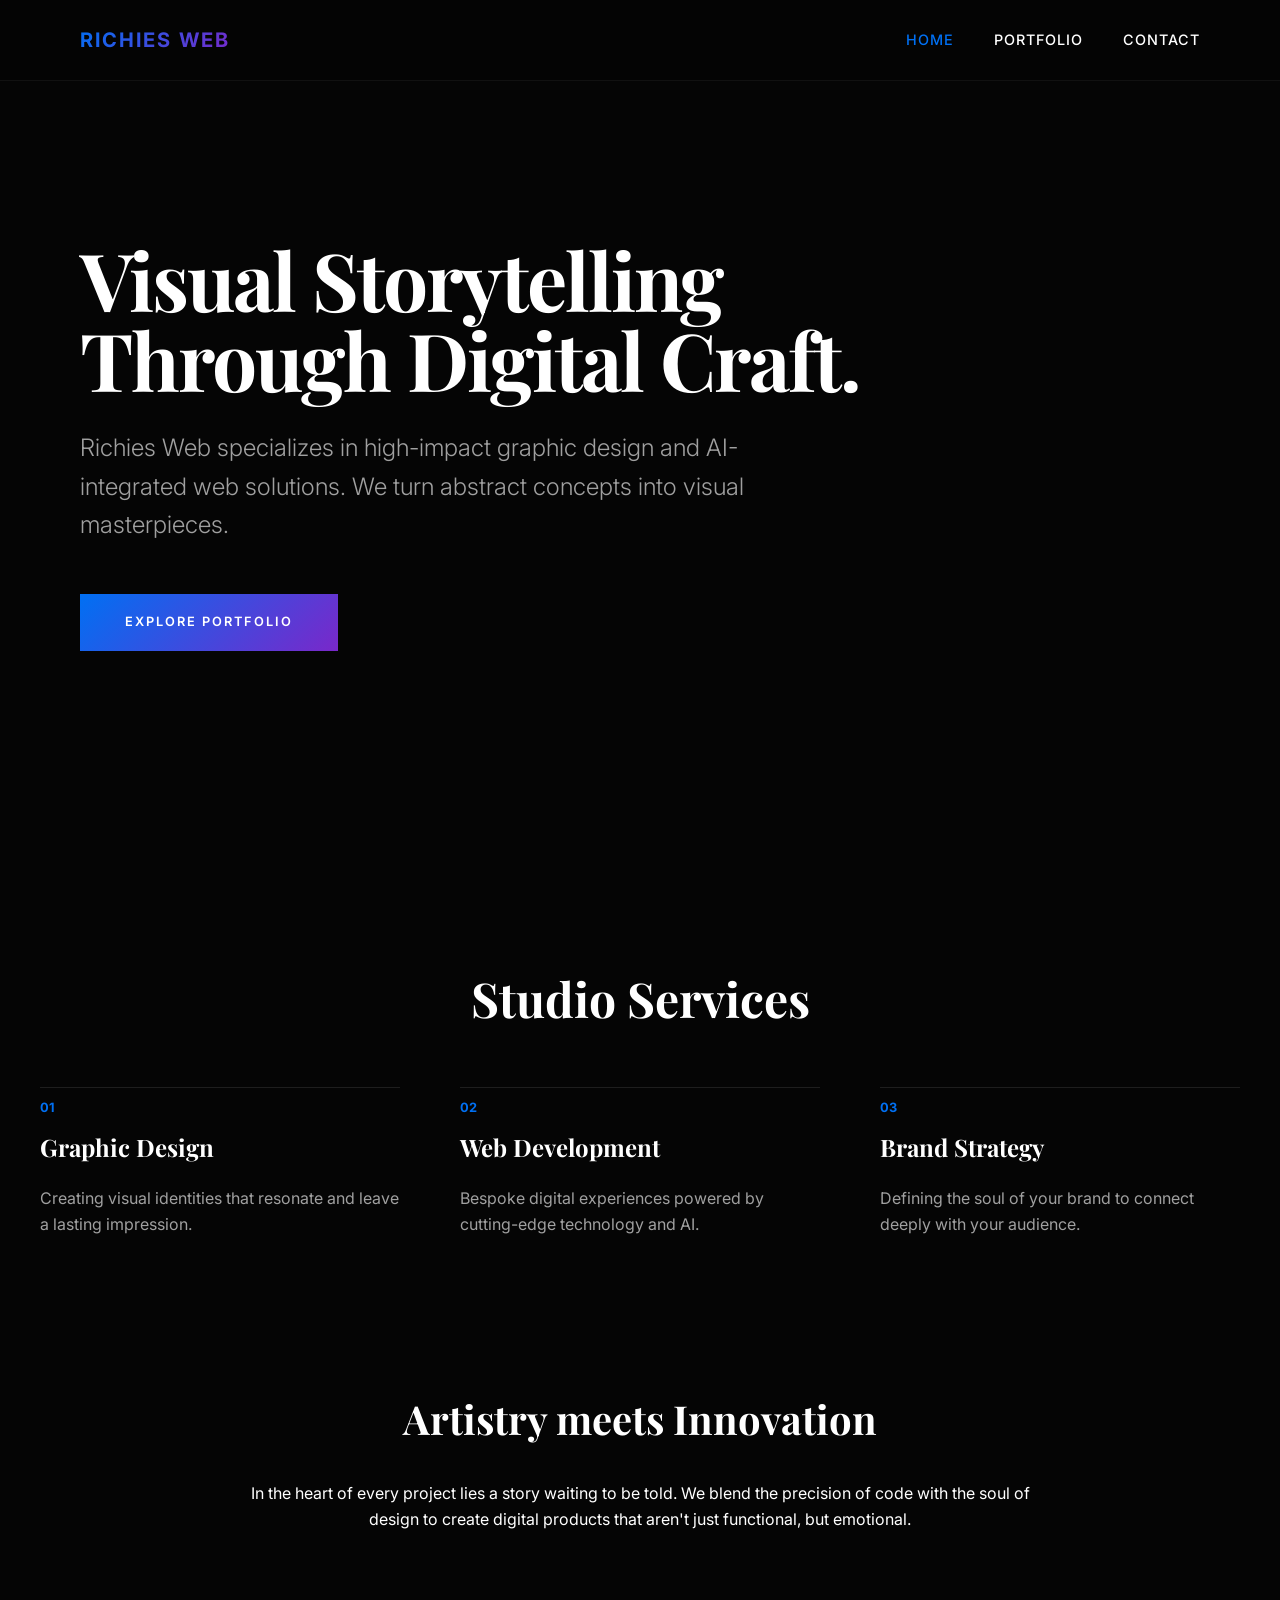
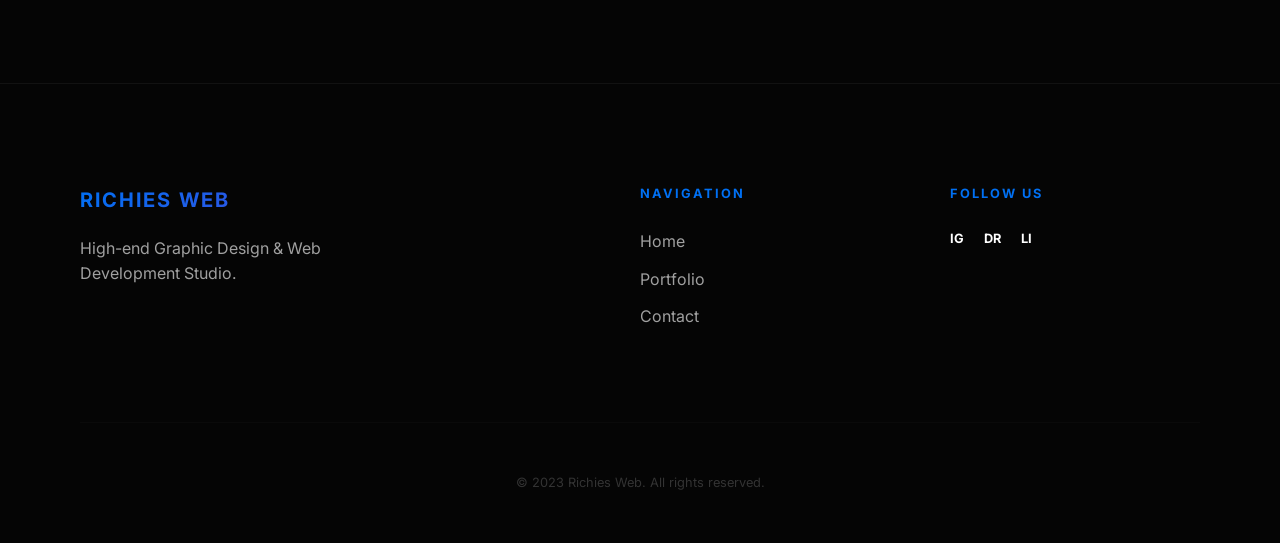
<file: index.html>
<!DOCTYPE html>
<html lang="en">
<head>
    <meta charset="UTF-8">
    <meta name="viewport" content="width=device-width, initial-scale=1.0">
    <title>Home | Richies Web - High-End Design & Web Studio</title>
    <link rel="stylesheet" href="style.css">
    <link href="https://fonts.googleapis.com/css2?family=Inter:wght@300;400;600;700&family=Playfair+Display:wght@700&display=swap" rel="stylesheet">
</head>
<body>
    <header>
        <nav class="container">
            <div class="logo">Richies Web</div>
            <ul class="nav-links">
                <li><a href="index.html" class="active">Home</a></li>
                <li><a href="portfolio.html">Portfolio</a></li>
                <li><a href="contact.html">Contact</a></li>
            </ul>
        </nav>
    </header>

    <main>
        <section id="hero" class="hero container fade-in">
            <div class="hero-content">
                <h1 class="artistic-heading">Visual Storytelling Through Digital Craft.</h1>
                <p class="hero-text">Richies Web specializes in high-impact graphic design and AI-integrated web solutions. We turn abstract concepts into visual masterpieces.</p>
                <a href="portfolio.html" class="btn primary-btn">Explore Portfolio</a>
            </div>
        </section>

        <section id="services-summary" class="services container fade-in">
            <h2 class="section-title">Studio Services</h2>
            <div class="services-grid">
                <div class="service-item">
                    <span class="service-number">01</span>
                    <h3>Graphic Design</h3>
                    <p>Creating visual identities that resonate and leave a lasting impression.</p>
                </div>
                <div class="service-item">
                    <span class="service-number">02</span>
                    <h3>Web Development</h3>
                    <p>Bespoke digital experiences powered by cutting-edge technology and AI.</p>
                </div>
                <div class="service-item">
                    <span class="service-number">03</span>
                    <h3>Brand Strategy</h3>
                    <p>Defining the soul of your brand to connect deeply with your audience.</p>
                </div>
            </div>
        </section>

        <section class="narrative container fade-in">
            <div class="narrative-content">
                <h2>Artistry meets Innovation</h2>
                <p>In the heart of every project lies a story waiting to be told. We blend the precision of code with the soul of design to create digital products that aren't just functional, but emotional.</p>
            </div>
        </section>
    </main>

    <footer>
        <div class="container">
            <div class="footer-grid">
                <div class="footer-info">
                    <div class="logo">Richies Web</div>
                    <p>High-end Graphic Design & Web Development Studio.</p>
                </div>
                <div class="footer-links">
                    <h4>Navigation</h4>
                    <ul>
                        <li><a href="index.html">Home</a></li>
                        <li><a href="portfolio.html">Portfolio</a></li>
                        <li><a href="contact.html">Contact</a></li>
                    </ul>
                </div>
                <div class="footer-social">
                    <h4>Follow Us</h4>
                    <div class="social-icons">
                        <a href="#" aria-label="Instagram">IG</a>
                        <a href="#" aria-label="Dribbble">DR</a>
                        <a href="#" aria-label="LinkedIn">LI</a>
                    </div>
                </div>
            </div>
            <div class="footer-bottom">
                <p>&copy; 2023 Richies Web. All rights reserved.</p>
            </div>
        </div>
    </footer>

    <script src="script.js"></script>
</body>
</html>
</file>
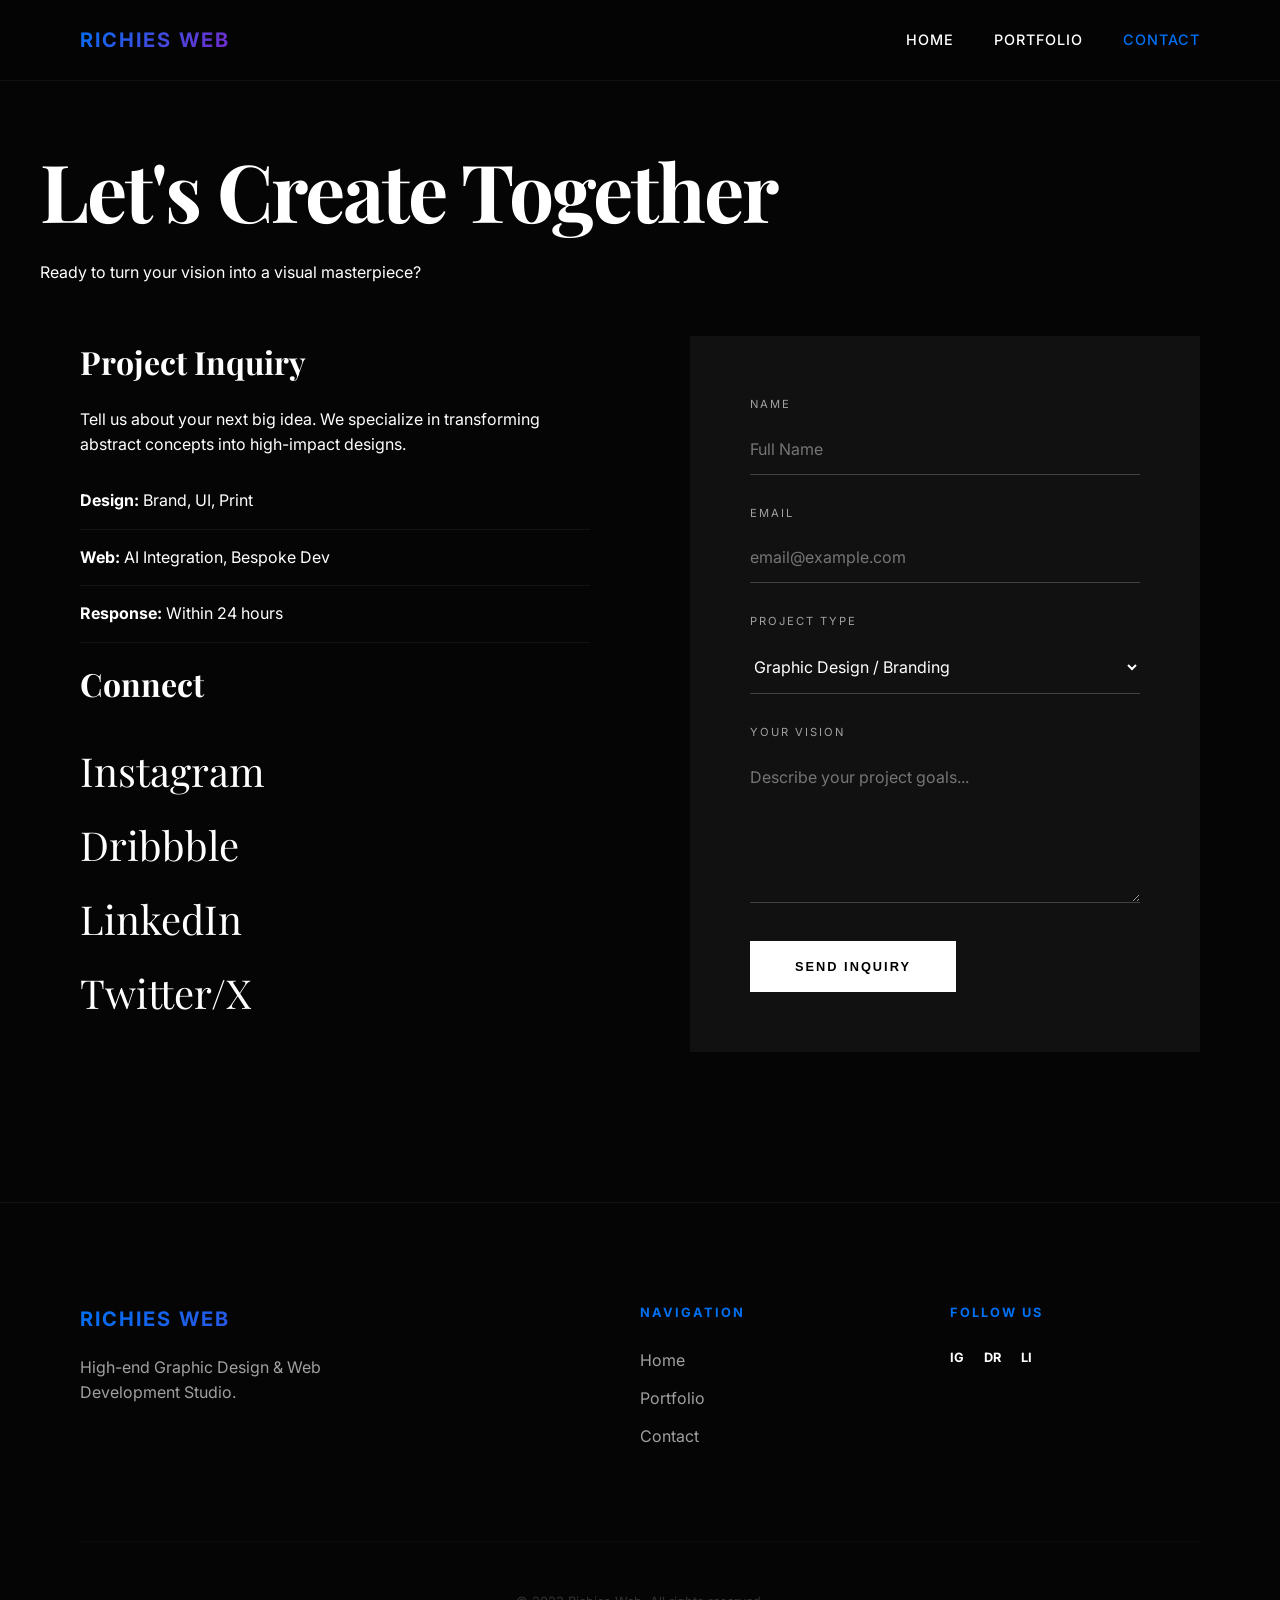
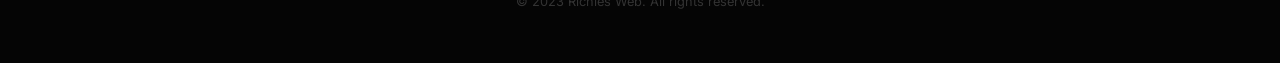
<file: contact.html>
<!DOCTYPE html>
<html lang="en">
<head>
    <meta charset="UTF-8">
    <meta name="viewport" content="width=device-width, initial-scale=1.0">
    <title>Contact | Richies Web</title>
    <link rel="stylesheet" href="style.css">
    <link href="https://fonts.googleapis.com/css2?family=Inter:wght@300;400;600;700&family=Playfair+Display:wght@700&display=swap" rel="stylesheet">
</head>
<body>
    <header>
        <nav class="container">
            <div class="logo">Richies Web</div>
            <ul class="nav-links">
                <li><a href="index.html">Home</a></li>
                <li><a href="portfolio.html">Portfolio</a></li>
                <li><a href="contact.html" class="active">Contact</a></li>
            </ul>
        </nav>
    </header>

    <main>
        <section class="contact-header container fade-in">
            <h1 class="artistic-heading">Let's Create Together</h1>
            <p>Ready to turn your vision into a visual masterpiece?</p>
        </section>

        <section class="contact-content container">
            <div class="contact-grid">
                <div class="contact-info fade-in">
                    <div class="inquiry-section">
                        <h2>Project Inquiry</h2>
                        <p>Tell us about your next big idea. We specialize in transforming abstract concepts into high-impact designs.</p>
                        <ul class="inquiry-details">
                            <li><strong>Design:</strong> Brand, UI, Print</li>
                            <li><strong>Web:</strong> AI Integration, Bespoke Dev</li>
                            <li><strong>Response:</strong> Within 24 hours</li>
                        </ul>
                    </div>

                    <div class="social-section">
                        <h2>Connect</h2>
                        <div class="social-links-large">
                            <a href="#">Instagram</a>
                            <a href="#">Dribbble</a>
                            <a href="#">LinkedIn</a>
                            <a href="#">Twitter/X</a>
                        </div>
                    </div>
                </div>

                <div class="contact-form-container fade-in">
                    <form id="contact-form">
                        <div class="form-group">
                            <label for="name">Name</label>
                            <input type="text" id="name" name="name" placeholder="Full Name" required>
                        </div>
                        <div class="form-group">
                            <label for="email">Email</label>
                            <input type="email" id="email" name="email" placeholder="email@example.com" required>
                        </div>
                        <div class="form-group">
                            <label for="project-type">Project Type</label>
                            <select id="project-type" name="project-type">
                                <option value="branding">Graphic Design / Branding</option>
                                <option value="web">Web Development</option>
                                <option value="ai">AI Integration</option>
                                <option value="full">Full Studio Package</option>
                            </select>
                        </div>
                        <div class="form-group">
                            <label for="message">Your Vision</label>
                            <textarea id="message" name="message" rows="6" placeholder="Describe your project goals..." required></textarea>
                        </div>
                        <button type="submit" class="btn secondary-btn">Send Inquiry</button>
                    </form>
                </div>
            </div>
        </section>
    </main>

    <footer>
        <div class="container">
            <div class="footer-grid">
                <div class="footer-info">
                    <div class="logo">Richies Web</div>
                    <p>High-end Graphic Design & Web Development Studio.</p>
                </div>
                <div class="footer-links">
                    <h4>Navigation</h4>
                    <ul>
                        <li><a href="index.html">Home</a></li>
                        <li><a href="portfolio.html">Portfolio</a></li>
                        <li><a href="contact.html">Contact</a></li>
                    </ul>
                </div>
                <div class="footer-social">
                    <h4>Follow Us</h4>
                    <div class="social-icons">
                        <a href="#" aria-label="Instagram">IG</a>
                        <a href="#" aria-label="Dribbble">DR</a>
                        <a href="#" aria-label="LinkedIn">LI</a>
                    </div>
                </div>
            </div>
            <div class="footer-bottom">
                <p>&copy; 2023 Richies Web. All rights reserved.</p>
            </div>
        </div>
    </footer>

    <script src="script.js"></script>
</body>
</html>
</file>
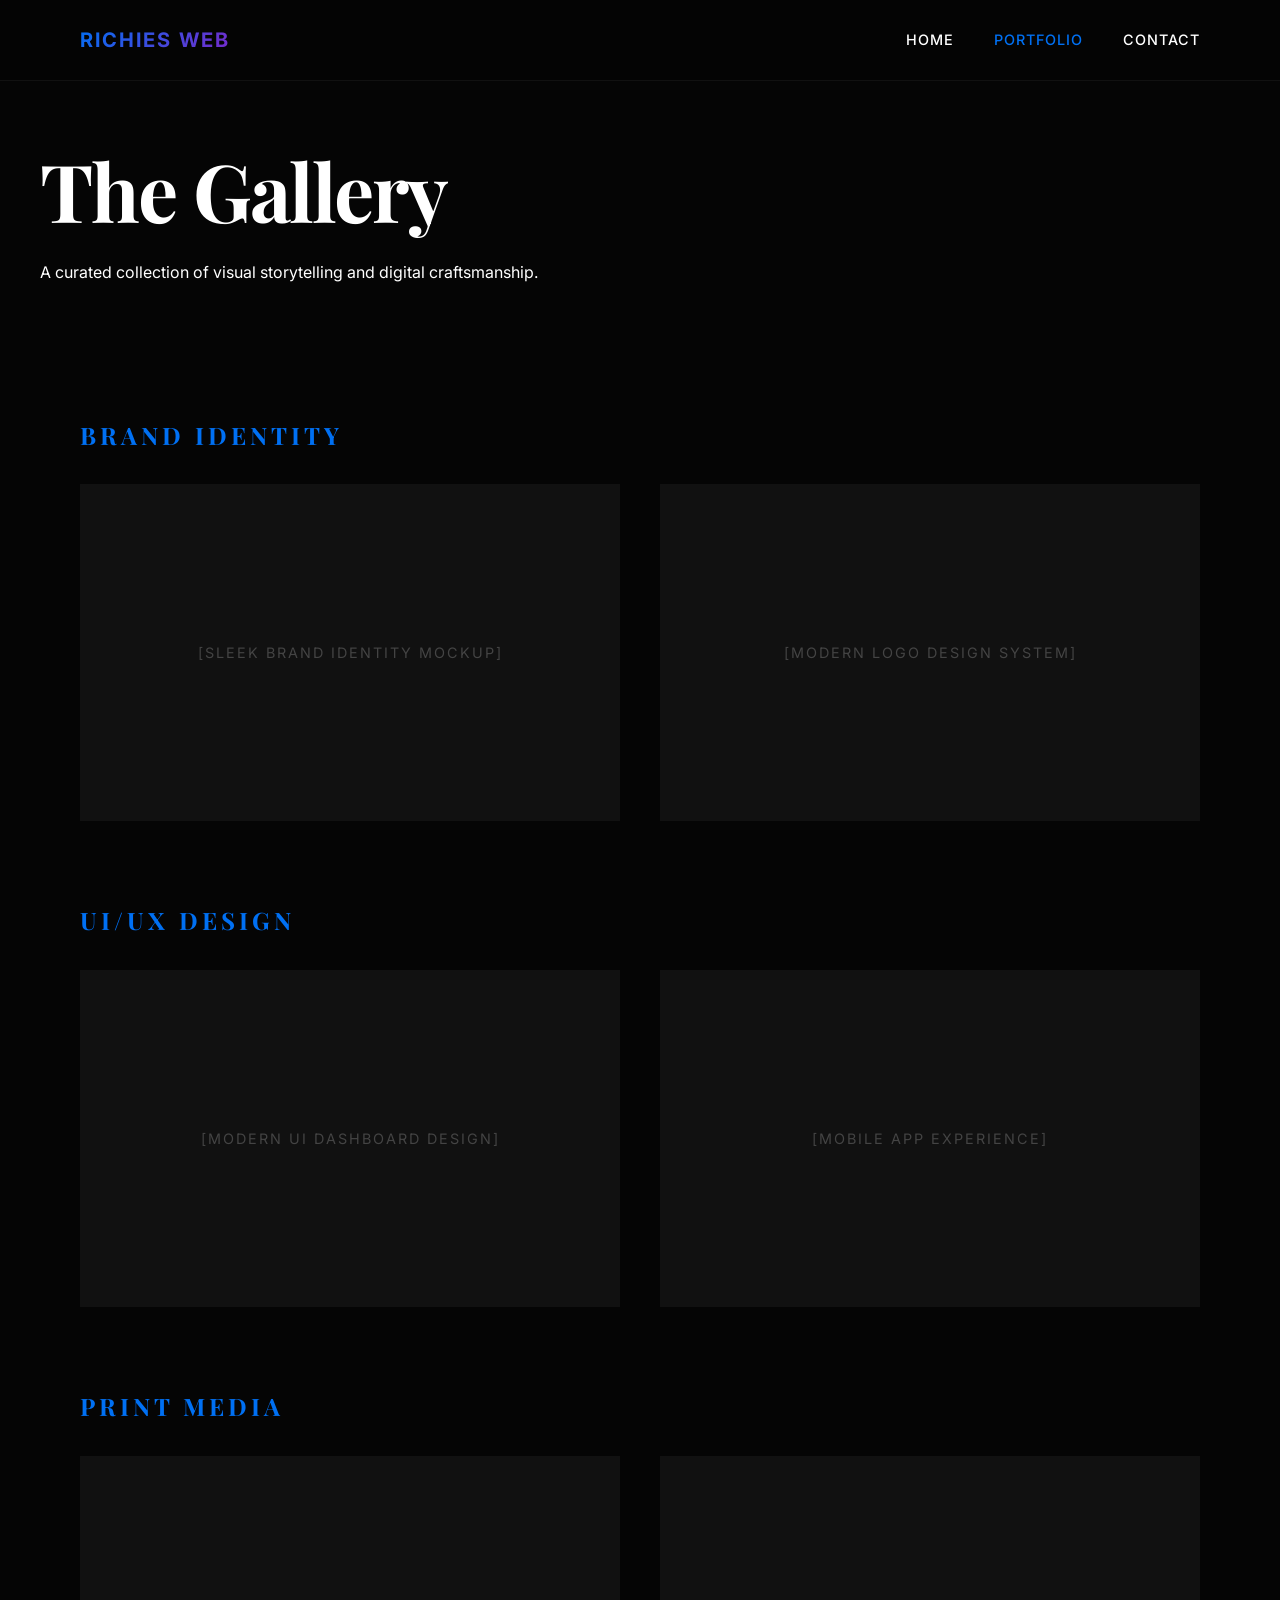
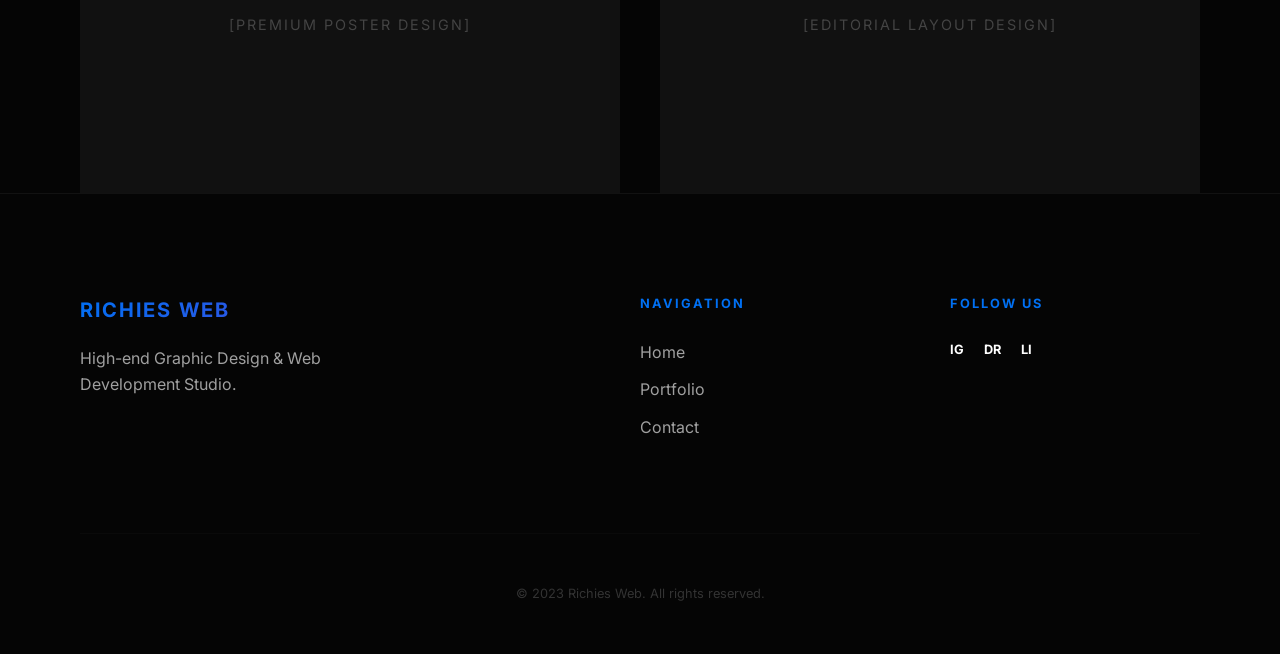
<file: portfolio.html>
<!DOCTYPE html>
<html lang="en">
<head>
    <meta charset="UTF-8">
    <meta name="viewport" content="width=device-width, initial-scale=1.0">
    <title>Portfolio | Richies Web</title>
    <link rel="stylesheet" href="style.css">
    <link href="https://fonts.googleapis.com/css2?family=Inter:wght@300;400;600;700&family=Playfair+Display:wght@700&display=swap" rel="stylesheet">
</head>
<body>
    <header>
        <nav class="container">
            <div class="logo">Richies Web</div>
            <ul class="nav-links">
                <li><a href="index.html">Home</a></li>
                <li><a href="portfolio.html" class="active">Portfolio</a></li>
                <li><a href="contact.html">Contact</a></li>
            </ul>
        </nav>
    </header>

    <main>
        <section class="portfolio-header container fade-in">
            <h1 class="artistic-heading">The Gallery</h1>
            <p>A curated collection of visual storytelling and digital craftsmanship.</p>
        </section>

        <section class="portfolio-grid-section container">
            <h2 class="category-title fade-in">Brand Identity</h2>
            <div class="portfolio-grid fade-in">
                <div class="portfolio-item">
                    <div class="image-placeholder">[Sleek Brand Identity Mockup]</div>
                    <div class="portfolio-overlay">
                        <h3>Minimalist Aura</h3>
                        <p>Visual Identity</p>
                    </div>
                </div>
                <div class="portfolio-item">
                    <div class="image-placeholder">[Modern Logo Design System]</div>
                    <div class="portfolio-overlay">
                        <h3>TechFlow Branding</h3>
                        <p>Logo & Identity</p>
                    </div>
                </div>
            </div>

            <h2 class="category-title fade-in">UI/UX Design</h2>
            <div class="portfolio-grid fade-in">
                <div class="portfolio-item">
                    <div class="image-placeholder">[Modern UI Dashboard Design]</div>
                    <div class="portfolio-overlay">
                        <h3>Aura Analytics</h3>
                        <p>Web Interface</p>
                    </div>
                </div>
                <div class="portfolio-item">
                    <div class="image-placeholder">[Mobile App Experience]</div>
                    <div class="portfolio-overlay">
                        <h3>Zenith App</h3>
                        <p>Mobile Design</p>
                    </div>
                </div>
            </div>

            <h2 class="category-title fade-in">Print Media</h2>
            <div class="portfolio-grid fade-in">
                <div class="portfolio-item">
                    <div class="image-placeholder">[Premium Poster Design]</div>
                    <div class="portfolio-overlay">
                        <h3>Digital Futurist</h3>
                        <p>Exhibition Poster</p>
                    </div>
                </div>
                <div class="portfolio-item">
                    <div class="image-placeholder">[Editorial Layout Design]</div>
                    <div class="portfolio-overlay">
                        <h3>Craft Magazine</h3>
                        <p>Layout Design</p>
                    </div>
                </div>
            </div>
        </section>
    </main>

    <footer>
        <div class="container">
            <div class="footer-grid">
                <div class="footer-info">
                    <div class="logo">Richies Web</div>
                    <p>High-end Graphic Design & Web Development Studio.</p>
                </div>
                <div class="footer-links">
                    <h4>Navigation</h4>
                    <ul>
                        <li><a href="index.html">Home</a></li>
                        <li><a href="portfolio.html">Portfolio</a></li>
                        <li><a href="contact.html">Contact</a></li>
                    </ul>
                </div>
                <div class="footer-social">
                    <h4>Follow Us</h4>
                    <div class="social-icons">
                        <a href="#" aria-label="Instagram">IG</a>
                        <a href="#" aria-label="Dribbble">DR</a>
                        <a href="#" aria-label="LinkedIn">LI</a>
                    </div>
                </div>
            </div>
            <div class="footer-bottom">
                <p>&copy; 2023 Richies Web. All rights reserved.</p>
            </div>
        </div>
    </footer>

    <script src="script.js"></script>
</body>
</html>
</file>
<file: style.css>
/* Reset and Base Styles */
* {
    margin: 0;
    padding: 0;
    box-sizing: border-box;
}

:root {
    --bg-color: #050505; /* Deeper dark for high-end look */
    --text-color: #ffffff;
    --text-muted: #a0a0a0;
    --primary-accent: #0070f3; /* Electric Blue */
    --secondary-accent: #7928ca; /* Deep Purple */
    --gradient-accent: linear-gradient(135deg, var(--primary-accent), var(--secondary-accent));
    --card-bg: #111111;
    --nav-bg: rgba(5, 5, 5, 0.95);
    --font-sans: 'Inter', -apple-system, BlinkMacSystemFont, sans-serif;
    --font-serif: 'Playfair Display', serif;
}

html {
    scroll-behavior: smooth;
}

body {
    font-family: var(--font-sans);
    background-color: var(--bg-color);
    color: var(--text-color);
    line-height: 1.6;
    overflow-x: hidden;
}

.container {
    max-width: 1200px;
    margin: 0 auto;
    padding: 0 40px;
}

/* Animations */
.fade-in {
    opacity: 0;
    transform: translateY(30px);
    transition: opacity 0.8s ease-out, transform 0.8s ease-out;
}

.fade-in.appear {
    opacity: 1;
    transform: translateY(0);
}

/* Header and Navigation */
header {
    background-color: var(--nav-bg);
    position: fixed;
    width: 100%;
    top: 0;
    z-index: 1000;
    border-bottom: 1px solid rgba(255, 255, 255, 0.05);
}

nav {
    display: flex;
    justify-content: space-between;
    align-items: center;
    height: 80px;
}

.logo {
    font-size: 1.25rem;
    font-weight: 700;
    letter-spacing: 2px;
    text-transform: uppercase;
    background: var(--gradient-accent);
    -webkit-background-clip: text;
    -webkit-text-fill-color: transparent;
}

.nav-links {
    display: flex;
    list-style: none;
}

.nav-links li {
    margin-left: 40px;
}

.nav-links a {
    text-decoration: none;
    color: var(--text-color);
    font-size: 0.9rem;
    font-weight: 500;
    letter-spacing: 1px;
    text-transform: uppercase;
    transition: color 0.3s ease;
}

.nav-links a:hover, .nav-links a.active {
    color: var(--primary-accent);
}

/* Typography */
.artistic-heading {
    font-family: var(--font-serif);
    font-size: 5rem;
    line-height: 1;
    margin-bottom: 30px;
    letter-spacing: -2px;
}

.section-title {
    font-family: var(--font-serif);
    font-size: 3rem;
    margin-bottom: 50px;
    text-align: center;
}

/* Hero Section */
.hero {
    height: 90vh;
    display: flex;
    align-items: center;
    padding-top: 80px;
}

.hero-content {
    max-width: 900px;
}

.hero-text {
    font-size: 1.5rem;
    color: var(--text-muted);
    margin-bottom: 50px;
    max-width: 700px;
    font-weight: 300;
}

/* Buttons */
.btn {
    display: inline-block;
    padding: 18px 45px;
    border-radius: 0; /* Modern sharp edges */
    font-weight: 600;
    text-decoration: none;
    text-transform: uppercase;
    letter-spacing: 2px;
    font-size: 0.8rem;
    transition: all 0.4s cubic-bezier(0.165, 0.84, 0.44, 1);
    cursor: pointer;
    border: none;
}

.primary-btn {
    background: var(--gradient-accent);
    color: white;
}

.primary-btn:hover {
    transform: scale(1.05);
    box-shadow: 0 10px 30px rgba(0, 112, 243, 0.3);
}

.secondary-btn {
    background: white;
    color: black;
}

.secondary-btn:hover {
    background: var(--primary-accent);
    color: white;
}

/* Services Section */
.services {
    padding: 150px 0;
}

.services-grid {
    display: grid;
    grid-template-columns: repeat(3, 1fr);
    gap: 60px;
}

.service-item {
    position: relative;
    padding-top: 40px;
    border-top: 1px solid rgba(255, 255, 255, 0.1);
}

.service-number {
    position: absolute;
    top: 10px;
    left: 0;
    font-size: 0.8rem;
    font-weight: 700;
    color: var(--primary-accent);
}

.service-item h3 {
    font-size: 1.5rem;
    margin-bottom: 20px;
    font-family: var(--font-serif);
}

.service-item p {
    color: var(--text-muted);
    font-size: 1rem;
}

/* Narrative Section */
.narrative {
    padding-bottom: 150px;
    text-align: center;
}

.narrative-content {
    max-width: 800px;
    margin: 0 auto;
}

.narrative h2 {
    font-family: var(--font-serif);
    font-size: 2.5rem;
    margin-bottom: 30px;
}

/* Portfolio Page */
.portfolio-header {
    padding: 150px 0 50px;
    text-align: left;
}

.category-title {
    font-family: var(--font-serif);
    font-size: 1.5rem;
    margin: 80px 0 30px;
    text-transform: uppercase;
    letter-spacing: 4px;
    color: var(--primary-accent);
}

.portfolio-grid {
    display: grid;
    grid-template-columns: repeat(2, 1fr);
    gap: 40px;
}

.portfolio-item {
    position: relative;
    aspect-ratio: 16 / 10;
    overflow: hidden;
    background-color: var(--card-bg);
}

.image-placeholder {
    width: 100%;
    height: 100%;
    display: flex;
    align-items: center;
    justify-content: center;
    text-align: center;
    padding: 20px;
    font-size: 0.9rem;
    color: #444;
    text-transform: uppercase;
    letter-spacing: 2px;
    transition: transform 0.8s cubic-bezier(0.165, 0.84, 0.44, 1);
}

.portfolio-overlay {
    position: absolute;
    top: 0;
    left: 0;
    width: 100%;
    height: 100%;
    background: rgba(0, 0, 0, 0.8);
    display: flex;
    flex-direction: column;
    justify-content: center;
    align-items: center;
    opacity: 0;
    transition: opacity 0.4s ease;
}

.portfolio-item:hover .portfolio-overlay {
    opacity: 1;
}

.portfolio-item:hover .image-placeholder {
    transform: scale(1.1);
}

.portfolio-overlay h3 {
    font-family: var(--font-serif);
    font-size: 1.8rem;
    margin-bottom: 10px;
}

.portfolio-overlay p {
    font-size: 0.8rem;
    letter-spacing: 2px;
    text-transform: uppercase;
    color: var(--primary-accent);
}

/* Contact Page */
.contact-header {
    padding: 150px 0 50px;
}

.contact-grid {
    display: grid;
    grid-template-columns: 1fr 1fr;
    gap: 100px;
    padding-bottom: 150px;
}

.inquiry-section h2, .social-section h2 {
    font-family: var(--font-serif);
    font-size: 2rem;
    margin-bottom: 20px;
}

.inquiry-details {
    list-style: none;
    margin-top: 30px;
}

.inquiry-details li {
    margin-bottom: 15px;
    padding-bottom: 15px;
    border-bottom: 1px solid rgba(255, 255, 255, 0.05);
}

.social-links-large {
    display: flex;
    flex-direction: column;
    margin-top: 30px;
}

.social-links-large a {
    font-size: 2.5rem;
    font-family: var(--font-serif);
    text-decoration: none;
    color: var(--text-color);
    margin-bottom: 10px;
    transition: color 0.3s ease, transform 0.3s ease;
    width: fit-content;
}

.social-links-large a:hover {
    color: var(--primary-accent);
    transform: translateX(10px);
}

/* Contact Form */
#contact-form {
    background: var(--card-bg);
    padding: 60px;
}

.form-group {
    margin-bottom: 30px;
}

.form-group label {
    display: block;
    font-size: 0.7rem;
    text-transform: uppercase;
    letter-spacing: 2px;
    margin-bottom: 10px;
    color: var(--text-muted);
}

.form-group input, .form-group textarea, .form-group select {
    width: 100%;
    background: transparent;
    border: none;
    border-bottom: 1px solid rgba(255, 255, 255, 0.2);
    padding: 15px 0;
    color: white;
    font-family: inherit;
    font-size: 1rem;
    transition: border-color 0.3s ease;
}

.form-group select {
    background: #111;
}

.form-group input:focus, .form-group textarea:focus, .form-group select:focus {
    outline: none;
    border-color: var(--primary-accent);
}

/* Footer */
footer {
    padding: 100px 0 50px;
    border-top: 1px solid rgba(255, 255, 255, 0.05);
}

.footer-grid {
    display: grid;
    grid-template-columns: 2fr 1fr 1fr;
    gap: 60px;
    margin-bottom: 80px;
}

.footer-info p {
    margin-top: 20px;
    color: var(--text-muted);
    max-width: 300px;
}

.footer-links h4, .footer-social h4 {
    font-size: 0.8rem;
    text-transform: uppercase;
    letter-spacing: 2px;
    margin-bottom: 25px;
    color: var(--primary-accent);
}

.footer-links ul {
    list-style: none;
}

.footer-links li {
    margin-bottom: 12px;
}

.footer-links a {
    text-decoration: none;
    color: var(--text-muted);
    transition: color 0.3s ease;
}

.footer-links a:hover {
    color: white;
}

.social-icons {
    display: flex;
}

.social-icons a {
    text-decoration: none;
    color: var(--text-color);
    margin-right: 20px;
    font-weight: 700;
    font-size: 0.8rem;
}

.footer-bottom {
    text-align: center;
    color: #333;
    font-size: 0.8rem;
    padding-top: 50px;
    border-top: 1px solid rgba(255, 255, 255, 0.02);
}

/* Responsive Design */
@media (max-width: 1024px) {
    .artistic-heading {
        font-size: 4rem;
    }
    .services-grid {
        gap: 30px;
    }
}

@media (max-width: 768px) {
    .container {
        padding: 0 20px;
    }
    .artistic-heading {
        font-size: 3rem;
    }
    .nav-links {
        display: none;
    }
    .services-grid, .portfolio-grid, .contact-grid, .footer-grid {
        grid-template-columns: 1fr;
    }
    .hero {
        height: auto;
        padding: 150px 0 100px;
    }
    #contact-form {
        padding: 40px 20px;
    }
    .social-links-large a {
        font-size: 1.8rem;
    }
}
</file>
